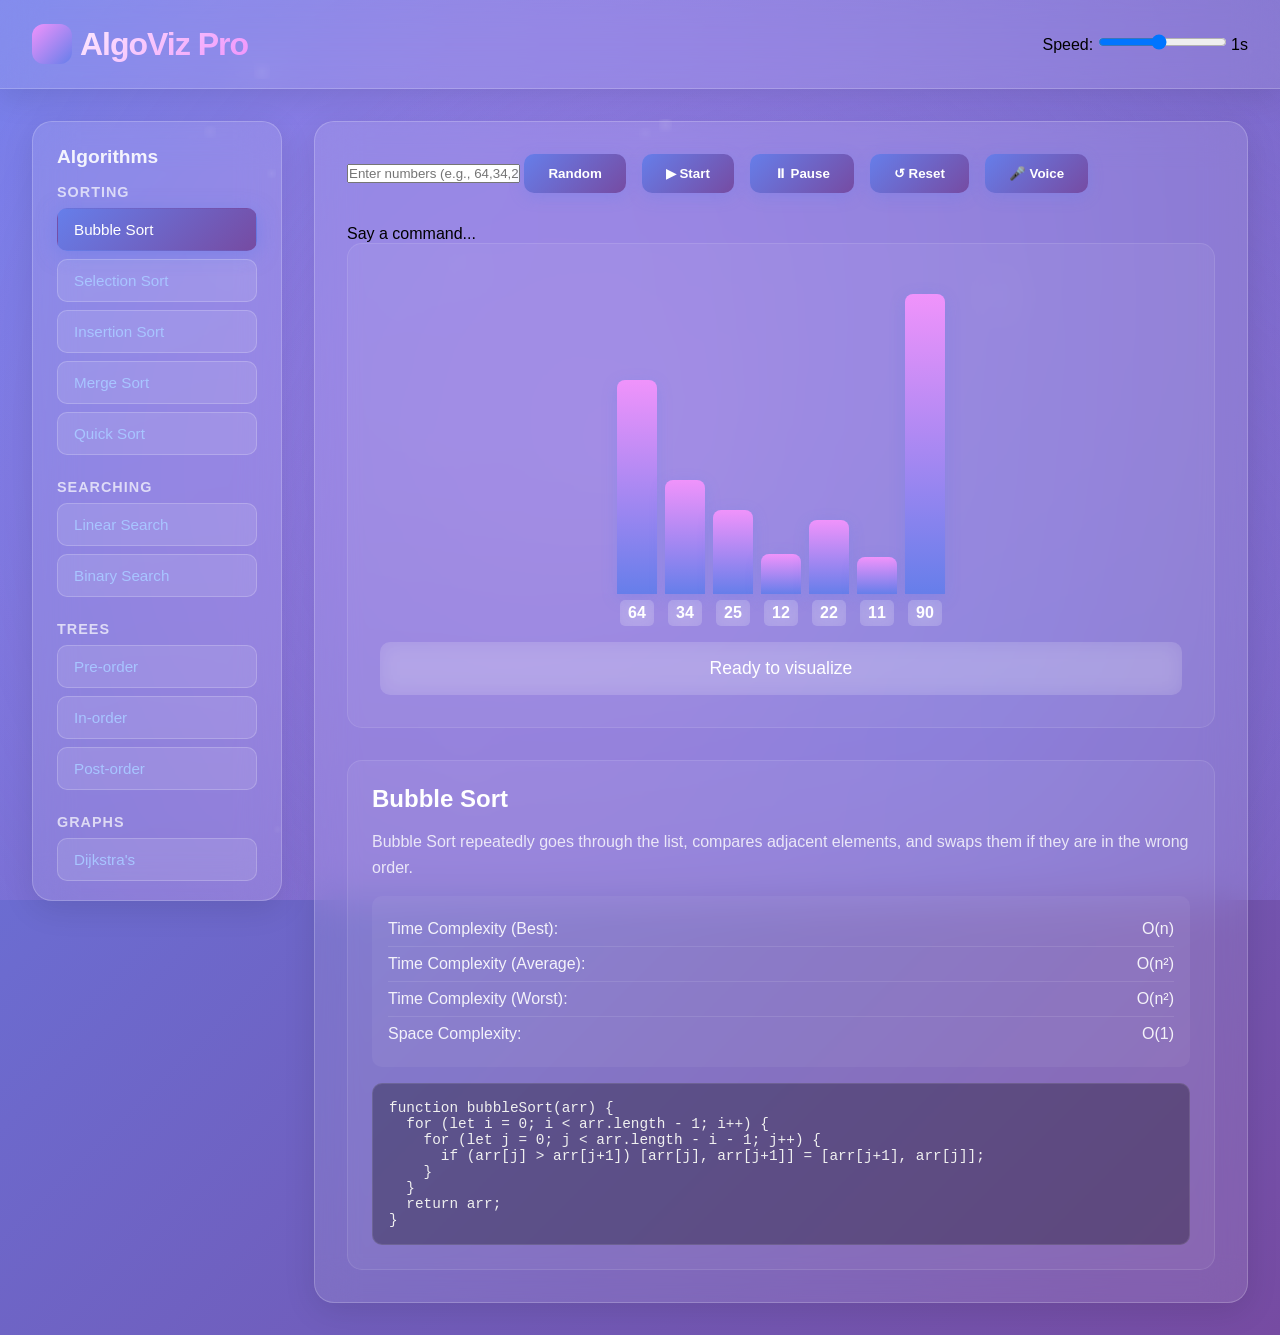
<file: index.html>
<!DOCTYPE html>
<html lang="en">
  <head>
    <meta charset="UTF-8" />
    <meta name="viewport" content="width=device-width, initial-scale=1.0" />
    <title>AlgoViz Pro - Interactive Algorithm Visualizer</title>
    <link rel="stylesheet" href="style.css" />
  </head>
  <body>
    <div class="bg-animation"></div>

    <!-- Floating particles -->
    <div id="particles"></div>

    <header class="header">
      <div class="logo">
        <div class="logo-icon">📊</div>
        AlgoViz Pro
      </div>
      <div class="speed-control">
        <span>Speed:</span>
        <input
          type="range"
          class="speed-slider"
          id="speedSlider"
          min="100"
          max="2000"
          value="1000"
        />
        <span id="speedValue">1s</span>
      </div>
    </header>

    <div class="container">
      <aside class="sidebar">
        <h3>Algorithms</h3>

        <div class="algo-category">
          <div class="category-title">Sorting</div>
          <button class="algo-btn active" data-algo="bubble">
            Bubble Sort
          </button>
          <button class="algo-btn" data-algo="selection">Selection Sort</button>
          <button class="algo-btn" data-algo="insertion">Insertion Sort</button>
          <button class="algo-btn" data-algo="merge">Merge Sort</button>
          <button class="algo-btn" data-algo="quick">Quick Sort</button>
        </div>

        <div class="algo-category">
          <div class="category-title">Searching</div>
          <button class="algo-btn" data-algo="linear">Linear Search</button>
          <button class="algo-btn" data-algo="binary">Binary Search</button>
        </div>

        <div class="algo-category">
          <div class="category-title">Trees</div>
          <button class="algo-btn" data-algo="preorder">Pre-order</button>
          <button class="algo-btn" data-algo="inorder">In-order</button>
          <button class="algo-btn" data-algo="postorder">Post-order</button>
        </div>

        <div class="algo-category">
          <div class="category-title">Graphs</div>
          <button class="algo-btn" data-algo="dijkstra">Dijkstra's</button>
        </div>
      </aside>

      <main class="main-content">
        <div class="controls">
          <div class="input-group">
            <input
              type="text"
              class="array-input"
              id="arrayInput"
              placeholder="Enter numbers (e.g., 64,34,25,12,22)"
            />
            <button class="control-btn" id="generateBtn">Random</button>
          </div>
          <button class="control-btn" id="startBtn">▶ Start</button>
          <button class="control-btn" id="pauseBtn">⏸ Pause</button>
          <button class="control-btn" id="resetBtn">↺ Reset</button>
          <button class="control-btn" id="voiceBtn">🎤 Voice</button>
        </div>

        <!-- Voice visualizer -->
        <div id="voiceIndicator">
          <div class="wave"></div>
          <div class="wave"></div>
          <div class="wave"></div>
        </div>
        <p id="voiceTranscript">Say a command...</p>

        <div class="viz-container">
          <div class="viz-canvas" id="vizCanvas"></div>
          <div class="status-message" id="statusMessage">
            Ready to visualize
          </div>
        </div>

        <div class="info-panel">
          <h2 class="info-title" id="algoTitle">Bubble Sort</h2>
          <p class="info-description" id="algoDescription">
            Bubble Sort is a simple sorting algorithm that repeatedly steps
            through the list, compares adjacent elements and swaps them if they
            are in the wrong order.
          </p>

          <div class="complexity-table">
            <div class="complexity-row">
              <span>Time Complexity (Best):</span>
              <span id="timeBest">O(n)</span>
            </div>
            <div class="complexity-row">
              <span>Time Complexity (Average):</span>
              <span id="timeAvg">O(n²)</span>
            </div>
            <div class="complexity-row">
              <span>Time Complexity (Worst):</span>
              <span id="timeWorst">O(n²)</span>
            </div>
            <div class="complexity-row">
              <span>Space Complexity:</span>
              <span id="space">O(1)</span>
            </div>
          </div>

          <pre class="code-snippet" id="codeSnippet">
function bubbleSort(arr) {
    for (let i = 0; i < arr.length - 1; i++) {
        for (let j = 0; j < arr.length - i - 1; j++) {
            if (arr[j] > arr[j + 1]) {
                // Swap elements
                [arr[j], arr[j + 1]] = [arr[j + 1], arr[j]];
            }
        }
    }
    return arr;
}</pre
          >
        </div>
      </main>
    </div>

    <!-- GSAP Animation Library -->
    <script src="https://cdnjs.cloudflare.com/ajax/libs/gsap/3.12.2/gsap.min.js"></script>

    <!-- Main Script -->
    <script type="module" src="script.js"></script>
  </body>
</html>
</file>
<file: style.css>
* {
  margin: 0;
  padding: 0;
  box-sizing: border-box;
}
:root {
--primary: #667eea;
--secondary: #764ba2;
--accent: #f093fb;
--success: #4ade80;
--warning: #fbbf24;
--danger: #f87171;
--dark: #1e293b;
--light: #f1f5f9;
--glass: rgba(255, 255, 255, 0.1);
--glass-border: rgba(255, 255, 255, 0.2);
}
body {
font-family: "Inter", -apple-system, BlinkMacSystemFont, "Segoe UI", sans-serif;
background: linear-gradient(135deg, #667eea 0%, #764ba2 100%);
min-height: 100vh;
overflow-x: hidden;
position: relative;
}
/* Animated background */
.bg-animation {
position: fixed;
width: 100%;
height: 100%;
top: 0;
left: 0;
z-index: -1;
overflow: hidden;
}
.bg-animation::before {
content: "";
position: absolute;
width: 200%;
height: 200%;
top: -50%;
left: -50%;
background: radial-gradient(circle, rgba(240, 147, 251, 0.4) 0%, transparent 70%);
animation: rotate 30s linear infinite;
}
.bg-animation::after {
content: "";
position: absolute;
width: 150%;
height: 150%;
bottom: -50%;
right: -50%;
background: radial-gradient(circle, rgba(102, 126, 234, 0.4) 0%, transparent 70%);
animation: rotate-reverse 25s linear infinite;
}
@keyframes rotate {
0% { transform: rotate(0deg); }
100% { transform: rotate(360deg); }
}
@keyframes rotate-reverse {
0% { transform: rotate(360deg); }
100% { transform: rotate(0deg); }
}
/* Floating particles */
#particles {
position: fixed;
inset: 0;
z-index: 0;
pointer-events: none;
}
#particles .particle {
position: absolute;
pointer-events: none;
opacity: 0.5;
animation: float 20s infinite linear;
}
@keyframes float {
0% {
transform: translateY(100vh) translateX(0) rotate(0deg);
opacity: 0;
}
10%,90% { opacity: 0.5; }
100% {
transform: translateY(-100vh) translateX(100px) rotate(720deg);
opacity: 0;
}
}
/* Header */
.header {
background: var(--glass);
backdrop-filter: blur(20px);
border-bottom: 1px solid var(--glass-border);
padding: 1.5rem 2rem;
display: flex;
justify-content: space-between;
align-items: center;
position: sticky;
top: 0;
z-index: 100;
box-shadow: 0 8px 32px rgba(0, 0, 0, 0.1);
}
.logo {
font-size: 2rem;
font-weight: 800;
background: linear-gradient(135deg, #fff, #f093fb);
-webkit-background-clip: text;
-webkit-text-fill-color: transparent;
background-clip: text;
letter-spacing: -1px;
display: flex;
align-items: center;
gap: 0.5rem;
}
.logo-icon {
width: 40px;
height: 40px;
background: linear-gradient(135deg, var(--accent), var(--primary));
border-radius: 12px;
display: flex;
align-items: center;
justify-content: center;
font-size: 1.5rem;
animation: pulse-glow 2s ease-in-out infinite;
}
@keyframes pulse-glow {
0%,100% { box-shadow: 0 0 20px rgba(240, 147, 251, 0.5); }
50% { box-shadow: 0 0 40px rgba(240, 147, 251, 0.8); }
}
/* Main container */
.container {
max-width: 1400px;
margin: 2rem auto;
padding: 0 2rem;
display: grid;
grid-template-columns: 250px 1fr;
gap: 2rem;
}
/* Sidebar */
.sidebar {
  background: var(--glass);
  backdrop-filter: blur(20px);
  border: 1px solid var(--glass-border);
  border-radius: 20px;
  padding: 1.5rem;
  height: fit-content;
  max-height: calc(100vh - 120px);
  overflow-y: auto;
  position: sticky;
  top: 100px;
  box-shadow: 0 8px 32px rgba(0, 0, 0, 0.1);
  z-index: 10;
}
.sidebar::-webkit-scrollbar {
  width: 6px;
}
.sidebar::-webkit-scrollbar-track {
  background: transparent;
}
.sidebar::-webkit-scrollbar-thumb {
  background: rgba(255, 255, 255, 0.2);
  border-radius: 10px;
}
.sidebar::-webkit-scrollbar-thumb:hover {
  background: rgba(255, 255, 255, 0.4);
}
.sidebar h3 {
color: rgba(255, 255, 255, 0.9);
margin-bottom: 1rem;
font-size: 1.2rem;
}
.algo-category { margin-bottom: 1rem; }
.category-title {
color: rgba(255, 255, 255, 0.7);
font-size: 0.9rem;
font-weight: 600;
margin-bottom: 0.5rem;
text-transform: uppercase;
letter-spacing: 1px;
}
/* Algorithm buttons */
.algo-btn {
width: 100%;
padding: 0.75rem 1rem;
background: rgba(255, 255, 255, 0.1);
border: 1px solid rgba(255, 255, 255, 0.2);
color: #a8c5ff;
border-radius: 10px;
cursor: pointer;
transition: all 0.3s;
margin-bottom: 0.5rem;
font-size: 0.95rem;
text-align: left;
position: relative;
overflow: hidden;
}
.algo-btn::before {
content: "";
position: absolute;
top: 0;
left: -100%;
width: 100%;
height: 100%;
background: linear-gradient(90deg, transparent, rgba(255, 255, 255, 0.2), transparent);
transition: left 0.5s;
}
.algo-btn:hover {
transform: translateX(5px);
background: rgba(255, 255, 255, 0.2);
border-color: rgba(255, 255, 255, 0.4);
box-shadow: 0 4px 20px rgba(240, 147, 251, 0.3);
}
.algo-btn:hover::before { left: 100%; }
.algo-btn.active {
background: linear-gradient(135deg, var(--primary), var(--secondary));
border-color: transparent;
box-shadow: 0 4px 20px rgba(102, 126, 234, 0.5);
color: white;
}
/* Main content */
.main-content {
background: var(--glass);
backdrop-filter: blur(20px);
border: 1px solid var(--glass-border);
border-radius: 20px;
padding: 2rem;
box-shadow: 0 8px 32px rgba(0, 0, 0, 0.1);
min-height: 600px;
}
/* Visualization container */
.viz-container {
background: rgba(255, 255, 255, 0.05);
border-radius: 15px;
padding: 2rem;
margin-bottom: 2rem;
min-height: 400px;
position: relative;
overflow: hidden;
border: 1px solid rgba(255, 255, 255, 0.1);
}
.viz-canvas {
  position: relative;
  width: 100%;
  height: 100%;
  display: flex;
  align-items: flex-end;
  justify-content: center;
  gap: 8px;
  min-height: 350px;
}
.array-bar {
display: flex;
flex-direction: column;
align-items: center;
position: relative;
}
.bar {
width: 40px;
background: linear-gradient(180deg, var(--accent), var(--primary));
border-radius: 8px 8px 0 0;
transition: all 0.3s;
box-shadow: 0 4px 15px rgba(102, 126, 234, 0.3);
}
.bar.comparing {
background: linear-gradient(180deg, var(--warning), #f59e0b);
animation: pulse 0.5s ease-in-out;
box-shadow: 0 0 30px rgba(251, 191, 36, 0.6);
}
.bar.swapping {
background: linear-gradient(180deg, var(--danger), #ef4444);
animation: swap-animation 0.5s ease-in-out;
box-shadow: 0 0 30px rgba(248, 113, 113, 0.6);
}
.bar.sorted {
background: linear-gradient(180deg, var(--success), #22c55e);
animation: sorted-animation 0.5s ease-in-out;
box-shadow: 0 0 30px rgba(74, 222, 128, 0.6);
}
@keyframes pulse {
0%,100% { transform: scale(1); }
50% { transform: scale(1.1); }
}
@keyframes swap-animation {
0% { transform: translateY(0); }
50% { transform: translateY(-20px) rotate(5deg); }
100% { transform: translateY(0); }
}
@keyframes sorted-animation {
0% { transform: scale(1); }
50% { transform: scale(1.2) translateY(-10px); }
100% { transform: scale(1); }
}
.bar-value {
color: white;
font-weight: 600;
font-size: 1rem;
margin-top: 0.4rem;
background: rgba(255, 255, 255, 0.15);
border-radius: 5px;
padding: 0.25rem 0.5rem;
backdrop-filter: blur(10px);
}
.bar-value.highlight {
background: rgba(251, 191, 36, 0.3);
transform: scale(1.2);
}
/* Controls */
.controls {
display: flex;
gap: 1rem;
margin-bottom: 2rem;
flex-wrap: wrap;
align-items: center;
}
.control-btn {
padding: 0.75rem 1.5rem;
background: linear-gradient(135deg, var(--primary), var(--secondary));
border: none;
color: white;
border-radius: 10px;
cursor: pointer;
font-weight: 600;
transition: all 0.3s;
position: relative;
overflow: hidden;
box-shadow: 0 4px 15px rgba(102, 126, 234, 0.3);
}
.control-btn:hover {
transform: translateY(-2px);
box-shadow: 0 6px 20px rgba(102, 126, 234, 0.4);
}
.control-btn:disabled {
opacity: 0.5;
cursor: not-allowed;
}
/* Mic Button */
#micBtn {
position: fixed;
bottom: 25px;
right: 25px;
background: linear-gradient(135deg, var(--accent), var(--primary));
border: none;
color: white;
border-radius: 50%;
width: 60px;
height: 60px;
font-size: 1.8rem;
cursor: pointer;
box-shadow: 0 4px 20px rgba(240, 147, 251, 0.4);
transition: all 0.3s;
z-index: 50;
}
#micBtn.active {
background: linear-gradient(135deg, var(--success), var(--accent));
box-shadow: 0 0 30px rgba(74, 222, 128, 0.6);
}
#micBtn:hover { transform: scale(1.1); }
/* Info panel */
.info-panel {
background: rgba(255, 255, 255, 0.05);
border-radius: 15px;
padding: 1.5rem;
margin-top: 2rem;
border: 1px solid rgba(255, 255, 255, 0.1);
}
.info-title {
color: white;
font-size: 1.5rem;
margin-bottom: 1rem;
font-weight: 700;
}
.info-description {
color: rgba(255, 255, 255, 0.8);
line-height: 1.6;
margin-bottom: 1rem;
}
.complexity-table {
background: rgba(255, 255, 255, 0.05);
border-radius: 10px;
padding: 1rem;
margin-top: 1rem;
}
.complexity-row {
display: flex;
justify-content: space-between;
padding: 0.5rem 0;
color: rgba(255, 255, 255, 0.9);
border-bottom: 1px solid rgba(255, 255, 255, 0.1);
}
.complexity-row:last-child { border-bottom: none; }
.code-snippet {
background: rgba(0, 0, 0, 0.3);
border-radius: 10px;
padding: 1rem;
margin-top: 1rem;
color: #f0f0f0;
font-family: "Courier New", monospace;
font-size: 0.9rem;
overflow-x: auto;
border: 1px solid rgba(255, 255, 255, 0.1);
}
/* Status message */
.status-message {
text-align: center;
color: white;
font-size: 1.1rem;
margin-top: 1rem;
padding: 1rem;
background: rgba(255, 255, 255, 0.1);
border-radius: 10px;
backdrop-filter: blur(10px);
min-height: 50px;
display: flex;
align-items: center;
justify-content: center;
transition: all 0.3s;
}
.status-message.success {
background: rgba(74, 222, 128, 0.2);
border: 1px solid rgba(74, 222, 128, 0.3);
}
.status-message.warning {
background: rgba(251, 191, 36, 0.2);
border: 1px solid rgba(251, 191, 36, 0.3);
}
/* Responsive */
@media (max-width: 768px) {
  .container { grid-template-columns: 1fr; }
  .sidebar { position: static; }
  .controls { flex-direction: column; align-items: stretch; }
  .input-group { max-width: 100%; }
}

/* Tree Visualization */
.tree-node {
  position: absolute;
  width: 40px;
  height: 40px;
  background: linear-gradient(135deg, var(--accent), var(--primary));
  border-radius: 50%;
  display: flex;
  align-items: center;
  justify-content: center;
  color: white;
  font-weight: 600;
  font-size: 1rem;
  box-shadow: 0 4px 15px rgba(102, 126, 234, 0.4);
  z-index: 2;
  transition: background 0.3s, transform 0.3s;
}

.tree-node.highlight {
  background: linear-gradient(135deg, var(--warning), #f59e0b);
  box-shadow: 0 0 25px rgba(251, 191, 36, 0.8);
  transform: scale(1.2);
}

.tree-node.visited {
  background: linear-gradient(135deg, var(--success), #22c55e);
  box-shadow: 0 0 25px rgba(74, 222, 128, 0.6);
}

.tree-edge {
  position: absolute;
  top: 0;
  left: 0;
  width: 100%;
  height: 100%;
  pointer-events: none;
  z-index: 1;
}

.tree-edge line {
  stroke: rgba(255, 255, 255, 0.4);
  stroke-width: 2px;
  transition: stroke 0.3s;
}

.tree-edge line.highlight {
  stroke: var(--warning);
  stroke-width: 3px;
}

.tree-edge line.path {
  stroke: var(--success);
  stroke-width: 4px;
}

.edge-weight {
  fill: white;
  font-size: 14px;
  font-weight: bold;
  text-shadow: 0 2px 4px rgba(0,0,0,0.8);
  pointer-events: none;
}
</file>
